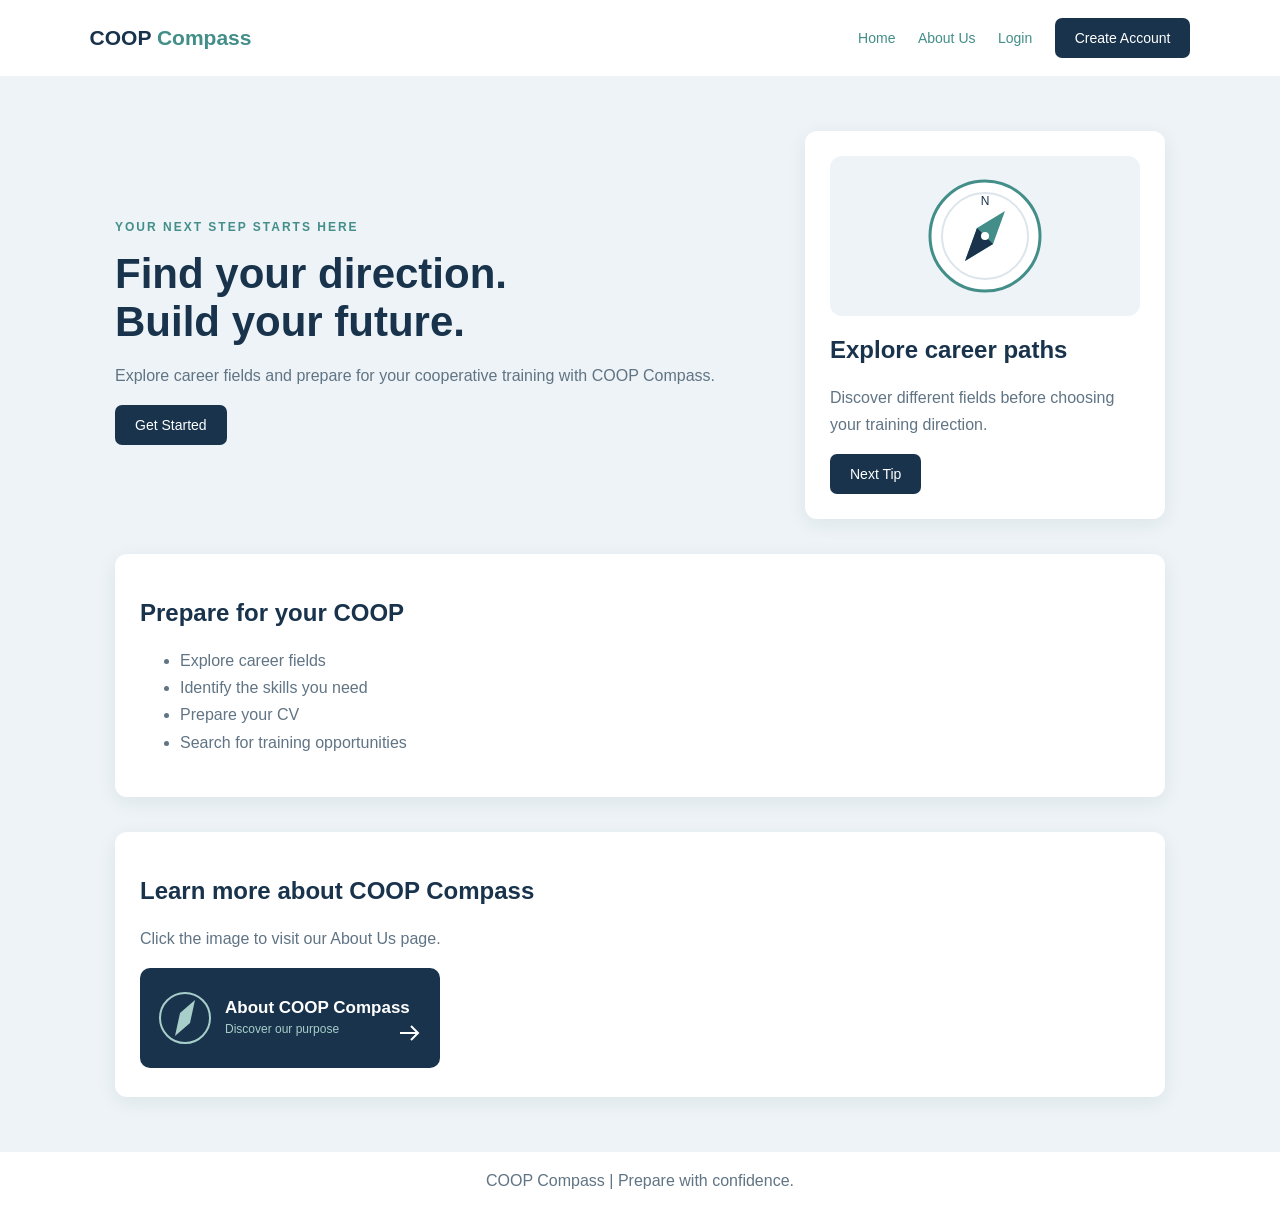
<file: COOP-Compass-Jomanah/index.html>
<!DOCTYPE html>
<html lang="en">
<head>
<meta charset="UTF-8">
<meta name="viewport" content="width=device-width, initial-scale=1.0">
<title>Home | COOP Compass</title>

<style>
body {
    margin: 0;
    font-family: Arial, sans-serif;
    color: #18334b;
    background: #edf3f6;
}

header {
    position: sticky;
    top: 0;
    z-index: 10;
    background: white;
    padding: 18px 7%;
    display: flex;
    align-items: center;
    justify-content: space-between;
    flex-wrap: wrap;
    gap: 15px;
}

.logo {
    font-size: 21px;
    font-weight: bold;
    text-decoration: none;
    color: #18334b;
}

.logo span {
    color: #438e89;
}

nav a {
    margin-left: 18px;
    text-decoration: none;
    color: #438e89;
    font-size: 14px;
}

.button {
    display: inline-block;
    background: #18334b;
    color: white;
    padding: 12px 20px;
    border: 0;
    border-radius: 7px;
    text-decoration: none;
    cursor: pointer;
    font-size: 14px;
}

main {
    max-width: 1050px;
    margin: auto;
    padding: 55px 25px;
}

.hero {
    display: flex;
    align-items: center;
    justify-content: space-between;
    gap: 35px;
    flex-wrap: wrap;
}

.intro {
    flex: 1;
    min-width: 250px;
}

h1 {
    font-size: 42px;
    margin: 12px 0;
}

p, li {
    color: #607484;
    line-height: 1.7;
}

.card {
    background: white;
    padding: 25px;
    border-radius: 12px;
    box-shadow: 0 5px 20px #18334b12;
}

.visual {
    width: 360px;
    max-width: 100%;
    box-sizing: border-box;
}

.visual img {
    width: 100%;
    display: block;
}

section {
    margin-top: 35px;
}

footer {
    text-align: center;
    padding: 20px;
    background: white;
    color: #607484;
}

.map-box {
    overflow-x: auto;
}
</style>
</head>

<body>

<header>
    <a class="logo" href="index.html">
        COOP <span>Compass</span>
    </a>

    <nav>
        <a href="index.html">Home</a>
        <a href="about.html">About Us</a>
        <a href="login.html">Login</a>
        <a class="button" href="signup.html">
            Create Account
        </a>
    </nav>
</header>

<main>

    <div class="hero">

        <div class="intro">

            <p style="color: #438e89; font-size: 12px; font-weight: bold; letter-spacing: 2px;">
                YOUR NEXT STEP STARTS HERE
            </p>

            <h1>Find your direction.<br>Build your future.</h1>

            <p>
                Explore career fields and prepare for your
                cooperative training with COOP Compass.
            </p>

            <a class="button" href="signup.html">
                Get Started
            </a>

        </div>

        <div class="card visual">

            <img id="careerImage" src="explore.svg"
                 alt="Explore career paths">

            <h2 id="careerTitle">Explore career paths</h2>

            <p id="careerText">
                Discover different fields before choosing
                your training direction.
            </p>

            <button class="button" onclick="nextTip()">
                Next Tip
            </button>

        </div>

    </div>

    <section class="card">

        <h2>Prepare for your COOP</h2>

        <ul id="steps"></ul>

    </section>

    <section class="card">

        <h2>Learn more about COOP Compass</h2>

        <p>Click the image to visit our About Us page.</p>

        <div class="map-box">

            <img src="about-banner.svg"
                 alt="Learn about COOP Compass"
                 width="300" height="100"
                 usemap="#aboutMap">

            <map name="aboutMap">
                <area shape="rect"
                      coords="0,0,300,100"
                      href="about.html"
                      alt="About Us">
            </map>

        </div>

    </section>

</main>

<footer>
    COOP Compass | Prepare with confidence.
</footer>

<script>

var titles = [
    "Explore career paths",
    "Build your skills",
    "Prepare your application"
];

var descriptions = [
    "Discover different fields before choosing your training direction.",
    "Identify the skills needed for your preferred career field.",
    "Update your CV and get ready to apply for training."
];

var images = [
    "explore.svg",
    "skills.svg",
    "prepare.svg"
];

var current = 0;

function nextTip() {

    current = (current + 1) % titles.length;

    document.getElementById("careerTitle").textContent =
        titles[current];

    document.getElementById("careerText").textContent =
        descriptions[current];

    document.getElementById("careerImage").src =
        images[current];

    document.getElementById("careerImage").alt =
        titles[current];
}

var steps = [
    "Explore career fields",
    "Identify the skills you need",
    "Prepare your CV",
    "Search for training opportunities"
];

for (var i = 0; i < steps.length; i++) {

    var item = document.createElement("li");

    item.textContent = steps[i];

    document.getElementById("steps").appendChild(item);
}

</script>

</body>
</html>
</file>
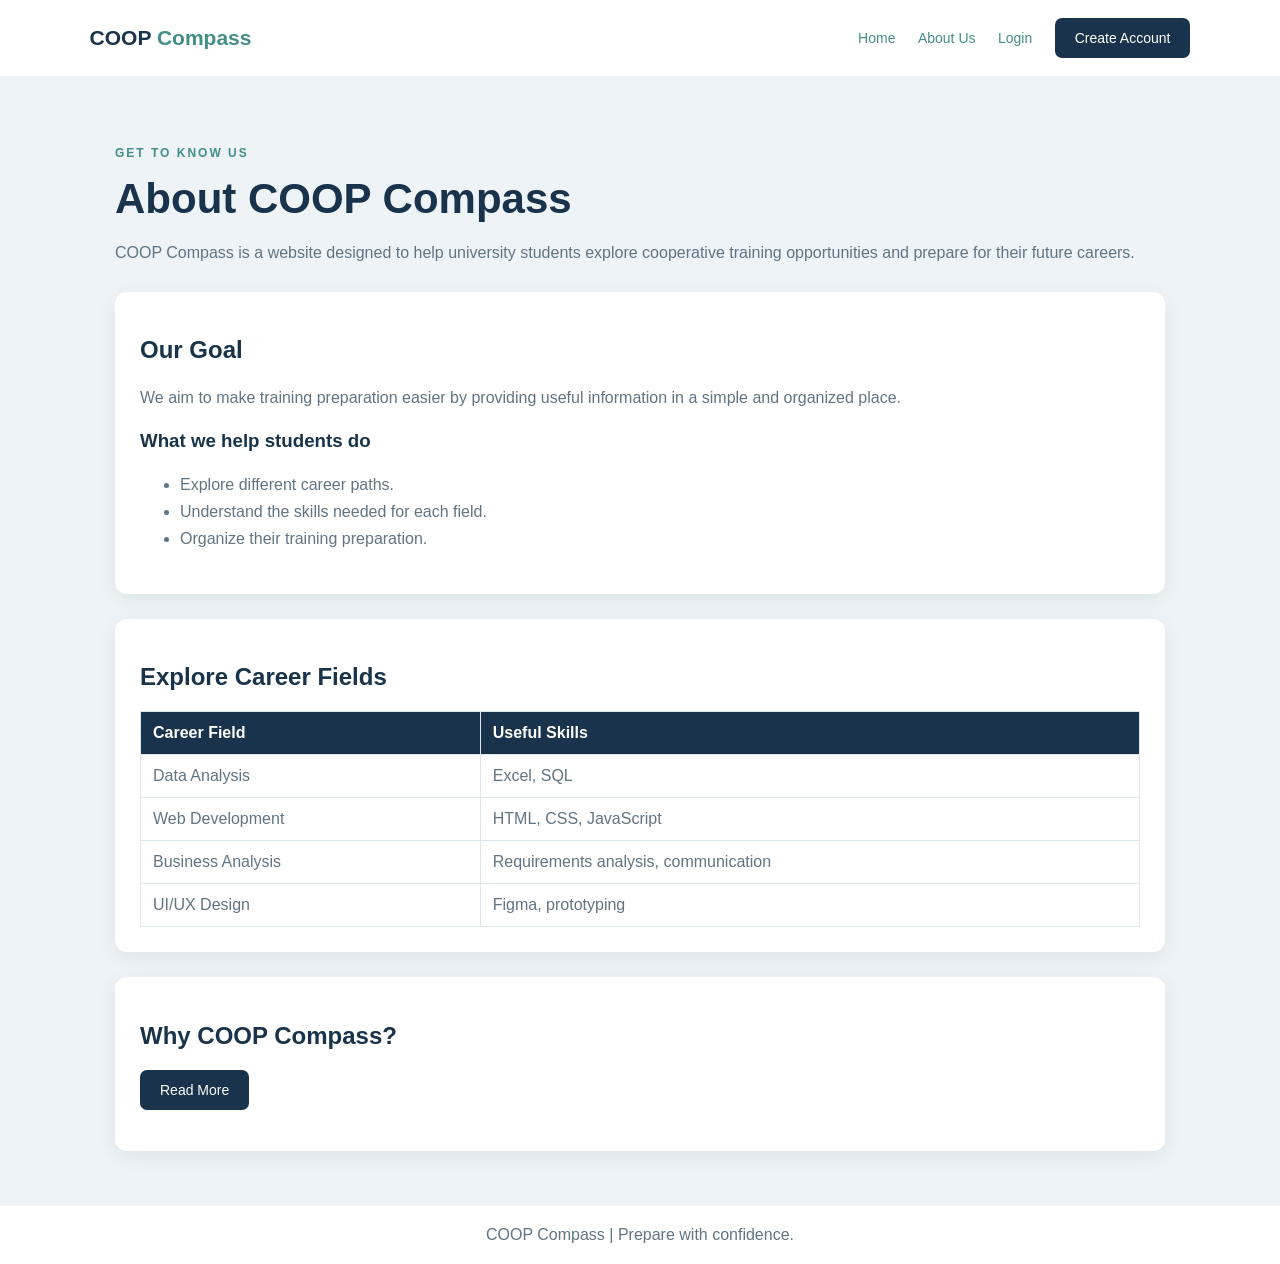
<file: COOP-Compass-Jomanah/About.html>
<!DOCTYPE html>
<html lang="en">
<head>
<meta charset="UTF-8">
<meta name="viewport" content="width=device-width, initial-scale=1.0">
<title>About Us | COOP Compass</title>

<style>
body {
    margin: 0;
    font-family: Arial, sans-serif;
    color: #18334b;
    background: #edf3f6;
}

header {
    position: sticky;
    top: 0;
    z-index: 10;
    background: white;
    padding: 18px 7%;
    display: flex;
    align-items: center;
    justify-content: space-between;
    flex-wrap: wrap;
    gap: 15px;
}

.logo {
    font-size: 21px;
    font-weight: bold;
    text-decoration: none;
    color: #18334b;
}

.logo span {
    color: #438e89;
}

nav a {
    margin-left: 18px;
    text-decoration: none;
    color: #438e89;
    font-size: 14px;
}

.button {
    display: inline-block;
    background: #18334b;
    color: white;
    padding: 12px 20px;
    border: 0;
    border-radius: 7px;
    text-decoration: none;
    cursor: pointer;
    font-size: 14px;
}

main {
    max-width: 1050px;
    margin: auto;
    padding: 55px 25px;
}

h1 {
    font-size: 42px;
    margin: 12px 0;
}

p, li {
    color: #607484;
    line-height: 1.7;
}

.card {
    background: white;
    padding: 25px;
    border-radius: 12px;
    box-shadow: 0 5px 20px #18334b12;
    margin-top: 25px;
}

table {
    width: 100%;
    border-collapse: collapse;
}

th, td {
    border: 1px solid #dce5eb;
    padding: 12px;
    text-align: left;
}

th {
    background: #18334b;
    color: white;
}

td {
    color: #607484;
}

footer {
    text-align: center;
    padding: 20px;
    background: white;
    color: #607484;
}
</style>
</head>

<body>

<header>

    <a class="logo" href="index.html">
        COOP <span>Compass</span>
    </a>

    <nav>
        <a href="index.html">Home</a>
        <a href="about.html">About Us</a>
        <a href="login.html">Login</a>
        <a class="button" href="signup.html">
            Create Account
        </a>
    </nav>

</header>

<main>

    <p style="color: #438e89; font-size: 12px; font-weight: bold; letter-spacing: 2px;">
        GET TO KNOW US
    </p>

    <h1>About COOP Compass</h1>

    <p>
        COOP Compass is a website designed to help
        university students explore cooperative training
        opportunities and prepare for their future careers.
    </p>

    <section class="card">

        <h2>Our Goal</h2>

        <p>
            We aim to make training preparation easier
            by providing useful information in a simple
            and organized place.
        </p>

        <h3>What we help students do</h3>

        <ul>
            <li>Explore different career paths.</li>
            <li>Understand the skills needed for each field.</li>
            <li>Organize their training preparation.</li>
        </ul>

    </section>

    <section class="card">

        <h2>Explore Career Fields</h2>

        <table>

            <thead>
                <tr>
                    <th>Career Field</th>
                    <th>Useful Skills</th>
                </tr>
            </thead>

            <tbody id="careerTable"></tbody>

        </table>

    </section>

    <section class="card">

        <h2>Why COOP Compass?</h2>

        <button class="button" id="moreButton"
                onclick="showDetails()">
            Read More
        </button>

        <p id="details"></p>

    </section>

</main>

<footer>
    COOP Compass | Prepare with confidence.
</footer>

<script>

var fields = [
    "Data Analysis",
    "Web Development",
    "Business Analysis",
    "UI/UX Design"
];

var skills = [
    "Excel, SQL",
    "HTML, CSS, JavaScript",
    "Requirements analysis, communication",
    "Figma, prototyping"
];

for (var i = 0; i < fields.length; i++) {

    var row =
        document.getElementById("careerTable").insertRow();

    row.insertCell(0).textContent = fields[i];

    row.insertCell(1).textContent = skills[i];
}

function showDetails() {

    var details = document.getElementById("details");

    var button = document.getElementById("moreButton");

    if (details.textContent === "") {

        details.textContent =
            "COOP Compass brings career exploration and training preparation together to help students take their next step with confidence.";

        button.textContent = "Read Less";

    } else {

        details.textContent = "";

        button.textContent = "Read More";
    }
}

</script>

</body>
</html>
</file>
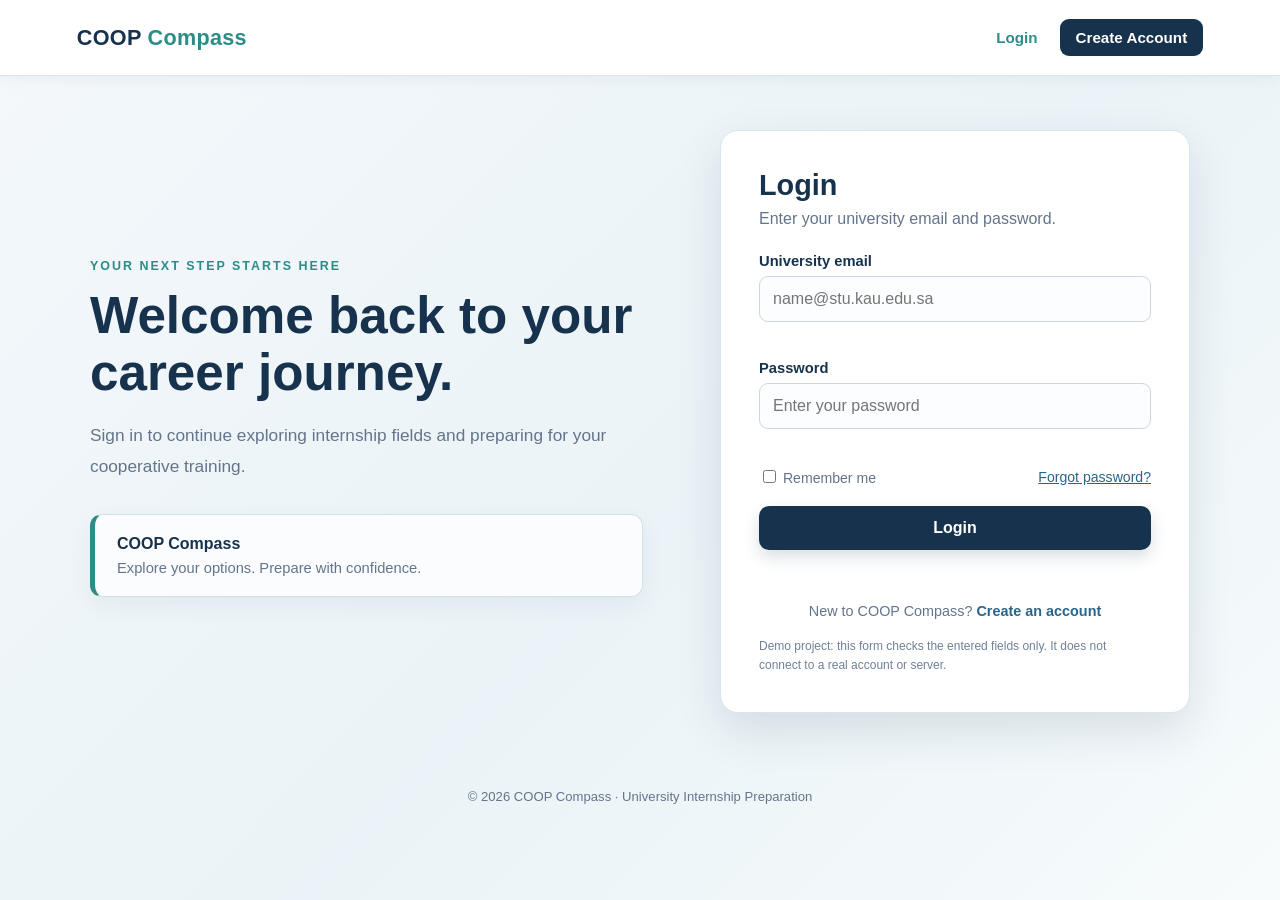
<file: COOP-Compass-Jomanah/login.html>
<!DOCTYPE html>
<html lang="en">
<head>
  <meta charset="UTF-8">
  <meta name="viewport" content="width=device-width, initial-scale=1.0">
  <title>Login | COOP Compass</title>
  <link rel="stylesheet" href="css/style.css">
  <script src="js/script.js" defer></script>
</head>
<body>
  <header class="site-header">
    <a class="brand" href="index.html">COOP <span>Compass</span></a>
    <nav class="main-nav" aria-label="Main navigation">

      <a class="active" href="login.html">Login</a>
      <a class="nav-cta" href="signup.html">Create Account</a>
    </nav>
  </header>

  <main class="auth-layout">
    <section class="auth-intro">
      <p class="eyebrow">YOUR NEXT STEP STARTS HERE</p>
      <h1>Welcome back to your career journey.</h1>
      <p>Sign in to continue exploring internship fields and preparing for your cooperative training.</p>
      <div class="info-card">
        <strong>COOP Compass</strong>
        <span>Explore your options. Prepare with confidence.</span>
      </div>
    </section>

    <section class="form-card" aria-labelledby="login-title">
      <h2 id="login-title">Login</h2>
      <p class="muted">Enter your university email and password.</p>
      <form id="loginForm" novalidate>
        <div class="form-group">
          <label for="loginEmail">University email</label>
          <input type="email" id="loginEmail" name="email" placeholder="name@stu.kau.edu.sa" autocomplete="username" required>
          <small class="field-error" id="loginEmailError"></small>
        </div>
        <div class="form-group">
          <label for="loginPassword">Password</label>
          <input type="password" id="loginPassword" name="password" placeholder="Enter your password" autocomplete="current-password" required>
          <small class="field-error" id="loginPasswordError"></small>
        </div>
        <div class="form-options">
          <label class="check-label"><input type="checkbox" id="rememberMe"> Remember me</label>
          <a href="#login-help" id="forgotLink">Forgot password?</a>
        </div>
        <button class="primary-button" type="submit">Login</button>
        <p class="form-message" id="loginMessage" role="status" aria-live="polite"></p>
      </form>
      <p class="switch-auth">New to COOP Compass? <a href="signup.html">Create an account</a></p>
      <p class="demo-note" id="login-help">Demo project: this form checks the entered fields only. It does not connect to a real account or server.</p>
    </section>
  </main>

  <footer class="site-footer">© 2026 COOP Compass · University Internship Preparation</footer>
</body>
</html>
</file>
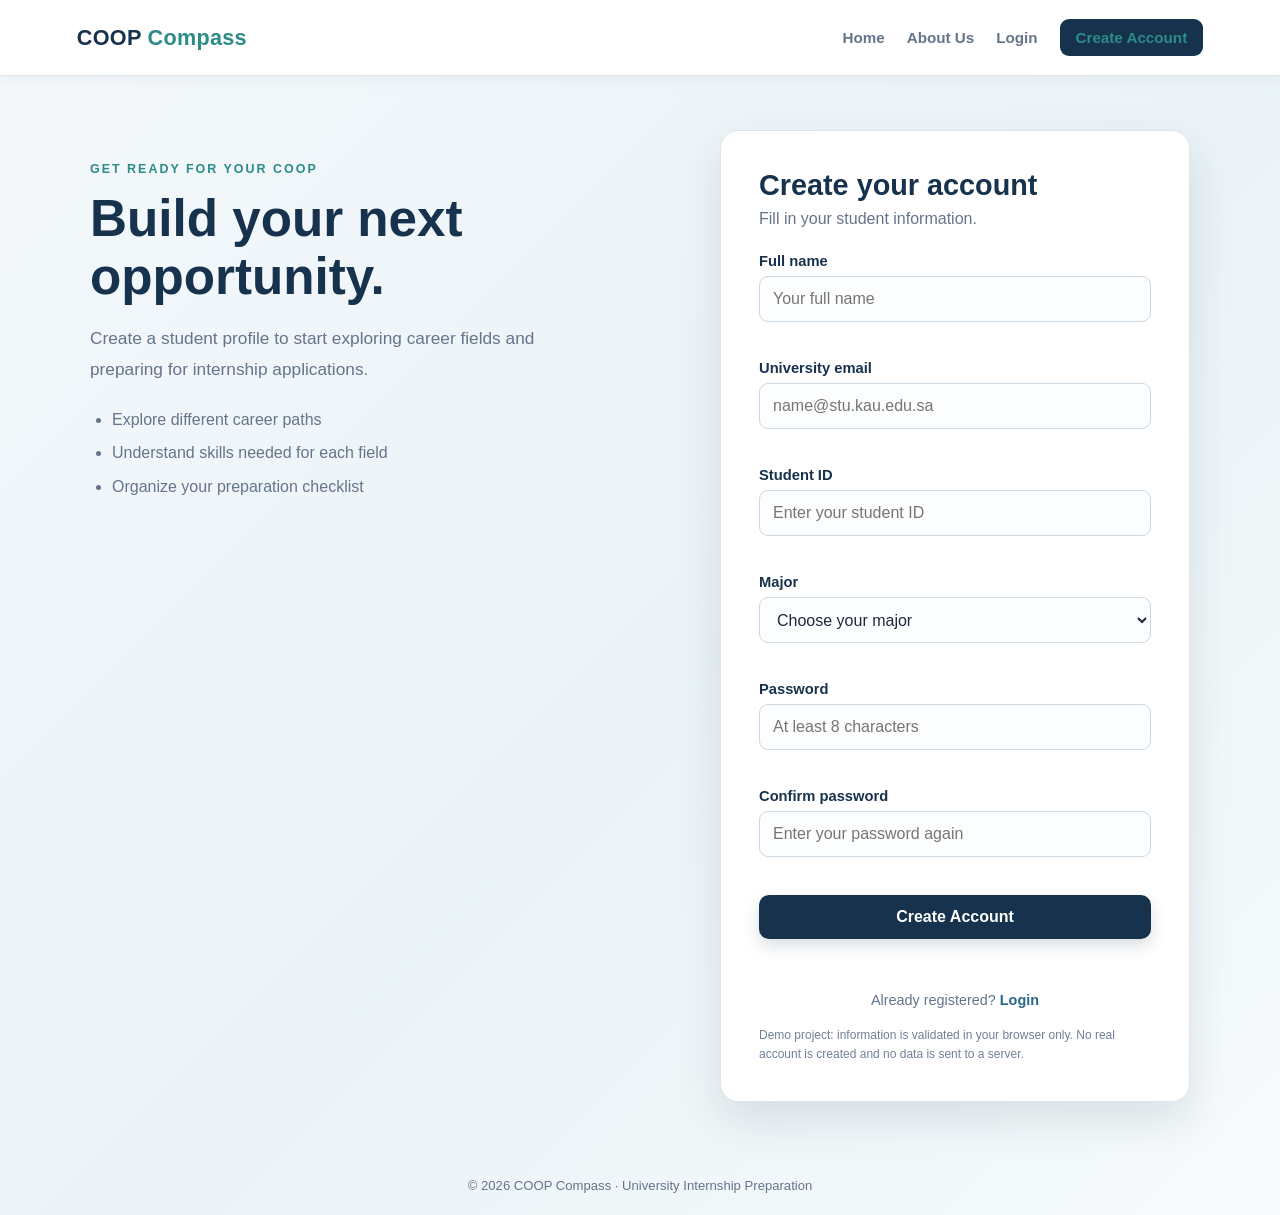
<file: COOP-Compass-Jomanah/signup.html>
<!DOCTYPE html>
<html lang="en">
<head>
  <meta charset="UTF-8">
  <meta name="viewport" content="width=device-width, initial-scale=1.0">
  <title>Sign Up | COOP Compass</title>
  <link rel="stylesheet" href="css/style.css">
  <script src="js/script.js" defer></script>
</head>
<body>
  <header class="site-header">
    <a class="brand" href="index.html">COOP <span>Compass</span></a>
    <nav class="main-nav" aria-label="Main navigation">
      <a href="index.html">Home</a>
      <a href="about.html">About Us</a>
      <a href="login.html">Login</a>
      <a class="nav-cta active" href="signup.html">Create Account</a>
    </nav>
  </header>

  <main class="auth-layout signup-layout">
    <section class="auth-intro">
      <p class="eyebrow">GET READY FOR YOUR COOP</p>
      <h1>Build your next opportunity.</h1>
      <p>Create a student profile to start exploring career fields and preparing for internship applications.</p>
      <ul class="benefit-list">
        <li>Explore different career paths</li>
        <li>Understand skills needed for each field</li>
        <li>Organize your preparation checklist</li>
      </ul>
    </section>

    <section class="form-card" aria-labelledby="signup-title">
      <h2 id="signup-title">Create your account</h2>
      <p class="muted">Fill in your student information.</p>
      <form id="signupForm" novalidate>
        <div class="form-group">
          <label for="fullName">Full name</label>
          <input type="text" id="fullName" name="fullName" placeholder="Your full name" autocomplete="name" required>
          <small class="field-error" id="fullNameError"></small>
        </div>
        <div class="form-group">
          <label for="studentEmail">University email</label>
          <input type="email" id="studentEmail" name="email" placeholder="name@stu.kau.edu.sa" autocomplete="email" required>
          <small class="field-error" id="studentEmailError"></small>
        </div>
        <div class="form-group">
          <label for="studentId">Student ID</label>
          <input type="text" id="studentId" name="studentId" placeholder="Enter your student ID" inputmode="numeric" required>
          <small class="field-error" id="studentIdError"></small>
        </div>
        <div class="form-group">
          <label for="major">Major</label>
          <select id="major" name="major" required>
            <option value="">Choose your major</option>
            <option>Information Systems</option>
            <option>Computer Science</option>
            <option>Information Technology</option>
            <option>Cybersecurity</option>
            <option>Other</option>
          </select>
          <small class="field-error" id="majorError"></small>
        </div>
        <div class="form-group">
          <label for="signupPassword">Password</label>
          <input type="password" id="signupPassword" name="password" placeholder="At least 8 characters" autocomplete="new-password" required>
          <small class="field-error" id="signupPasswordError"></small>
        </div>
        <div class="form-group">
          <label for="confirmPassword">Confirm password</label>
          <input type="password" id="confirmPassword" name="confirmPassword" placeholder="Enter your password again" autocomplete="new-password" required>
          <small class="field-error" id="confirmPasswordError"></small>
        </div>
        <button class="primary-button" type="submit">Create Account</button>
        <p class="form-message" id="signupMessage" role="status" aria-live="polite"></p>
      </form>
      <p class="switch-auth">Already registered? <a href="login.html">Login</a></p>
      <p class="demo-note">Demo project: information is validated in your browser only. No real account is created and no data is sent to a server.</p>
    </section>
  </main>

  <footer class="site-footer">© 2026 COOP Compass · University Internship Preparation</footer>
</body>
</html>
</file>
<file: COOP-Compass-Jomanah/css/style.css>
/* COOP Compass - shared styles for Jomanah's Login and Sign-up pages */
:root {
  --navy: #17324d;
  --blue: #28658a;
  --teal: #2b8c88;
  --ink: #1e293b;
  --muted: #64748b;
  --paper: #f4f8fb;
  --white: #ffffff;
  --line: #dbe5ec;
  --danger: #b42318;
  --success: #16794b;
  --shadow: 0 18px 45px rgba(23, 50, 77, 0.12);
}
* { box-sizing: border-box; }
body {
  margin: 0;
  font-family: Arial, Helvetica, sans-serif;
  color: var(--ink);
  background: linear-gradient(135deg, #f4f8fb 0%, #eaf3f7 55%, #f7fbfc 100%);
  min-height: 100vh;
}
a { color: var(--blue); }
.site-header {
  min-height: 76px;
  padding: 16px clamp(20px, 6vw, 88px);
  display: flex;
  align-items: center;
  justify-content: space-between;
  gap: 24px;
  background: var(--white);
  border-bottom: 1px solid var(--line);
  box-shadow: 0 3px 14px rgba(23, 50, 77, 0.05);
  position: relative;
  z-index: 10; /* layering requirement */
}
.brand {
  color: var(--navy);
  font-size: 1.35rem;
  font-weight: 800;
  letter-spacing: .3px;
  text-decoration: none;
}
.brand span { color: var(--teal); }
.main-nav { display: flex; align-items: center; gap: 22px; flex-wrap: wrap; }
.main-nav a {
  color: var(--muted);
  text-decoration: none;
  font-size: .95rem;
  font-weight: 600;
}
.main-nav a:hover, .main-nav a.active { color: var(--teal); }
.main-nav .nav-cta {
  color: var(--white);
  background: var(--navy);
  padding: 10px 16px;
  border-radius: 9px;
}
.main-nav .nav-cta:hover { color: var(--white); background: var(--blue); }
.auth-layout {
  width: min(1100px, calc(100% - 40px));
  margin: 54px auto;
  display: grid;
  grid-template-columns: 1fr minmax(330px, 470px);
  gap: clamp(32px, 6vw, 80px);
  align-items: center;
}
.signup-layout { align-items: start; }
.auth-intro { padding: 20px 0; }
.eyebrow {
  color: var(--teal);
  font-size: .78rem;
  font-weight: 800;
  letter-spacing: 2px;
}
.auth-intro h1 {
  color: var(--navy);
  font-size: clamp(2.1rem, 4vw, 3.5rem);
  line-height: 1.12;
  margin: 14px 0 18px;
  max-width: 560px;
}
.auth-intro p:not(.eyebrow) {
  color: var(--muted);
  font-size: 1.08rem;
  line-height: 1.8;
  max-width: 520px;
}
.info-card {
  margin-top: 32px;
  padding: 20px 22px;
  border: 1px solid #cfe2e6;
  border-left: 5px solid var(--teal);
  border-radius: 12px;
  background: rgba(255,255,255,.75);
  box-shadow: 0 8px 24px rgba(23,50,77,.06);
  display: grid;
  gap: 7px;
}
.info-card strong { color: var(--navy); }
.info-card span { color: var(--muted); font-size: .92rem; }
.benefit-list { padding-left: 22px; color: var(--muted); line-height: 2.1; }
.form-card {
  background: var(--white);
  border: 1px solid var(--line);
  border-radius: 18px;
  padding: clamp(24px, 4vw, 38px);
  box-shadow: var(--shadow);
  position: relative;
  z-index: 1;
}
.form-card h2 { margin: 0 0 8px; color: var(--navy); font-size: 1.8rem; }
.muted { margin: 0 0 25px; color: var(--muted); }
.form-group { margin-bottom: 17px; }
.form-group label { display: block; margin-bottom: 7px; font-size: .92rem; font-weight: 700; color: var(--navy); }
.form-group input, .form-group select {
  width: 100%;
  min-height: 46px;
  padding: 11px 13px;
  border: 1px solid #cbd8e1;
  border-radius: 9px;
  background: #fbfdfe;
  color: var(--ink);
  font: inherit;
  outline: none;
  transition: border-color .2s, box-shadow .2s;
}
.form-group input:focus, .form-group select:focus {
  border-color: var(--teal);
  box-shadow: 0 0 0 3px rgba(43,140,136,.13);
}
.form-group input.invalid, .form-group select.invalid { border-color: var(--danger); }
.field-error { display: block; min-height: 16px; margin-top: 5px; color: var(--danger); font-size: .78rem; }
.form-options { display: flex; justify-content: space-between; align-items: center; gap: 12px; margin: 4px 0 20px; font-size: .88rem; }
.check-label { color: var(--muted); }
.primary-button {
  width: 100%;
  border: 0;
  border-radius: 10px;
  padding: 13px 18px;
  background: var(--navy);
  color: var(--white);
  font-size: 1rem;
  font-weight: 700;
  cursor: pointer;
  box-shadow: 0 7px 16px rgba(23,50,77,.16);
  transition: transform .2s, background .2s;
}
.primary-button:hover { background: var(--teal); transform: translateY(-1px); }
.form-message { min-height: 20px; margin: 13px 0 0; font-size: .9rem; font-weight: 700; }
.form-message.error { color: var(--danger); }
.form-message.success { color: var(--success); }
.switch-auth { margin: 20px 0 0; text-align: center; color: var(--muted); font-size: .9rem; }
.switch-auth a { font-weight: 700; text-decoration: none; }
.demo-note { margin: 18px 0 0; color: #718096; font-size: .75rem; line-height: 1.55; }
.site-footer { padding: 22px; text-align: center; color: var(--muted); font-size: .82rem; }
@media (max-width: 760px) {
  .site-header { align-items: flex-start; flex-direction: column; }
  .main-nav { gap: 14px; }
  .auth-layout { grid-template-columns: 1fr; margin: 28px auto; }
  .auth-intro { padding-bottom: 0; }
}
</file>
